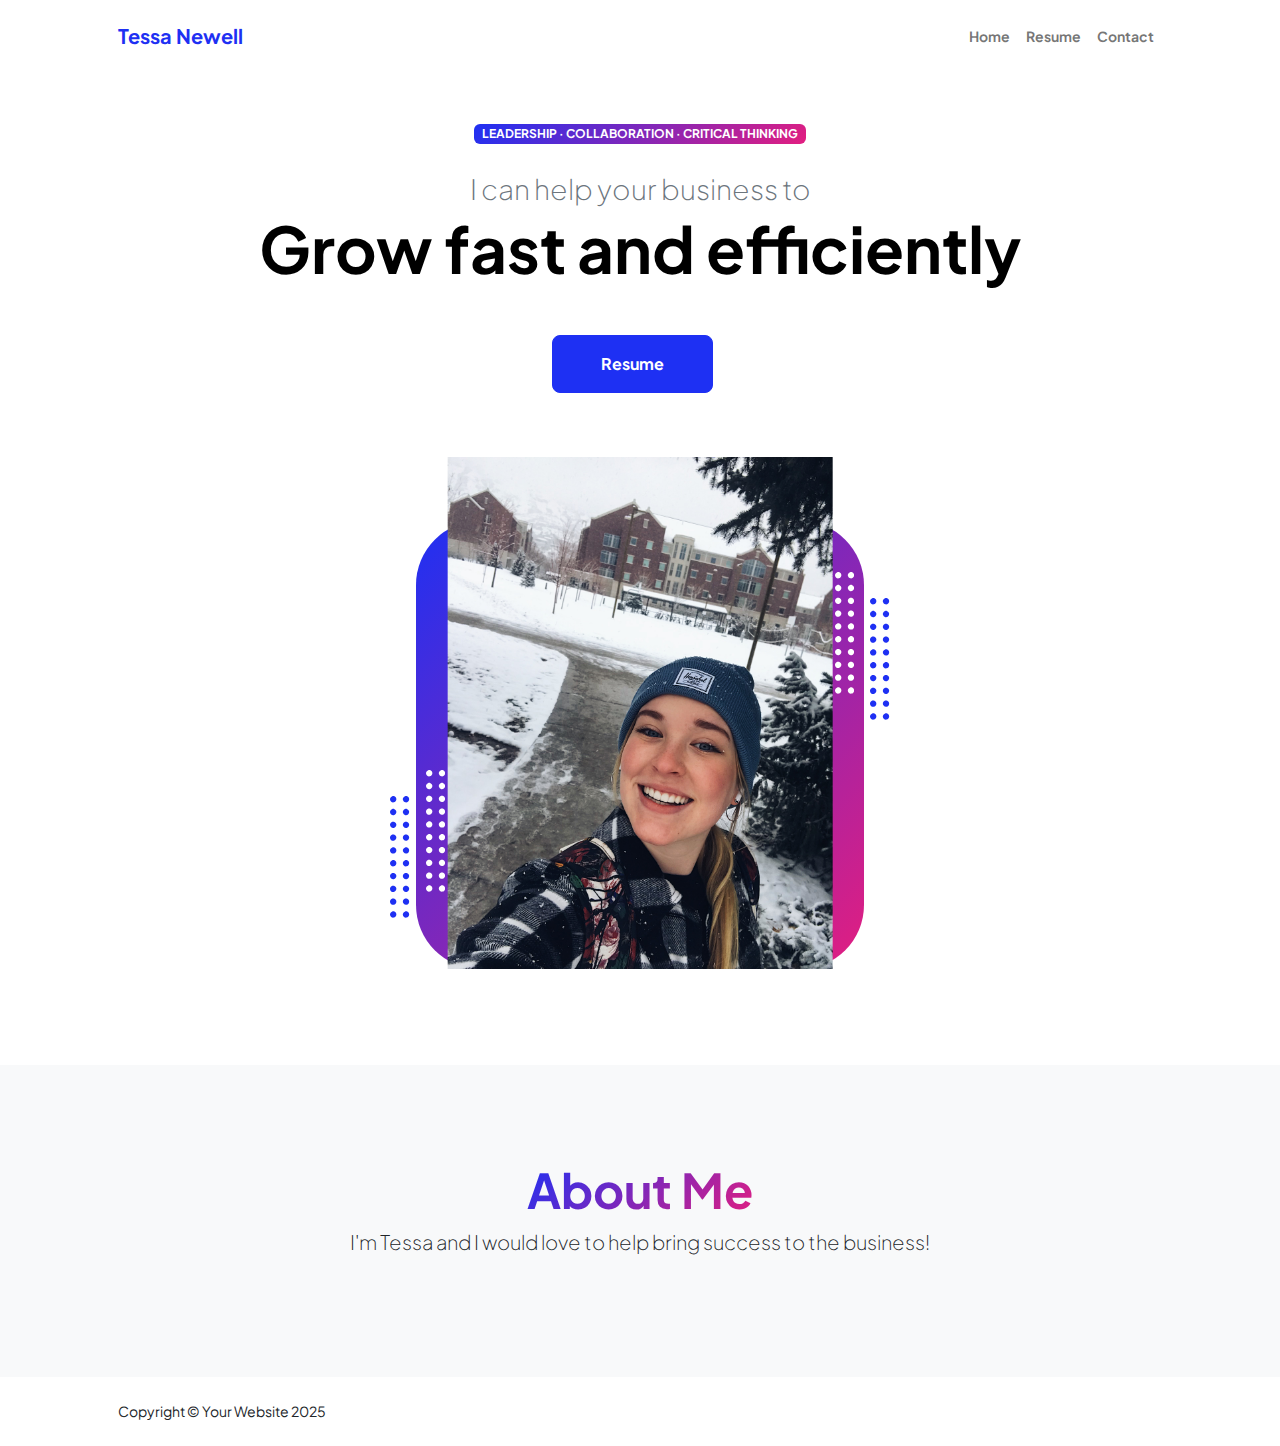
<file: index.html>
<!DOCTYPE html>
<html lang="en">

<head>
    <meta charset="utf-8" />
    <meta name="viewport" content="width=device-width, initial-scale=1, shrink-to-fit=no" />
    <meta name="description" content="" />
    <meta name="author" content="" />
    <title>Tessa's Webiste</title>
    <!-- Favicon-->
    <link rel="icon" type="image/x-icon" href="assets/favicon.ico" />
    <!-- Custom Google font-->
    <link rel="preconnect" href="https://fonts.googleapis.com" />
    <link rel="preconnect" href="https://fonts.gstatic.com" crossorigin />
    <link href="https://fonts.googleapis.com/css2?family=Plus+Jakarta+Sans:wght@100;200;300;400;500;600;700;800;900&amp;display=swap" rel="stylesheet" />
    <!-- Bootstrap icons-->
    <link href="https://cdn.jsdelivr.net/npm/bootstrap-icons@1.8.1/font/bootstrap-icons.css" rel="stylesheet" />
    <!-- Core theme CSS (includes Bootstrap)-->
    <link href="css/styles.css" rel="stylesheet" />
    <link href="css/mystlyes.css" rel="stylesheet" />
</head>

<body class="d-flex flex-column h-100">
    <main class="flex-shrink-0">
        <!-- Navigation-->
        <nav class="navbar navbar-expand-lg navbar-light bg-white py-3">
            <div class="container px-5">
                <a class="navbar-brand" href="index.html"><span class="fw-bolder text-primary">Tessa Newell</span></a>
                <button class="navbar-toggler" type="button" data-bs-toggle="collapse" data-bs-target="#navbarSupportedContent" aria-controls="navbarSupportedContent" aria-expanded="false" aria-label="Toggle navigation"><span class="navbar-toggler-icon"></span></button>
                <div class="collapse navbar-collapse" id="navbarSupportedContent">
                    <ul class="navbar-nav ms-auto mb-2 mb-lg-0 small fw-bolder">
                        <li class="nav-item"><a class="nav-link" href="index.html">Home</a></li>
                        <li class="nav-item"><a class="nav-link" href="resume.html">Resume</a></li>
                        <!-- Removed Projects anchor -->
                        <li class="nav-item"><a class="nav-link" href="contact.html">Contact</a></li>
                    </ul>
                </div>
            </div>
        </nav>
        <!-- Header-->
        <header class="py-5">
            <div class="container px-5 pb-5">
                <div class="row gx-5 align-items-center">
                    <div class="col-xxl-5">
                        <!-- Header text content-->
                        <div class="text-center text-xxl-start">
                            <div class="badge bg-gradient-primary-to-secondary text-white mb-4">
                                <div class="text-uppercase">Leadership &middot; Collaboration &middot; Critical Thinking</div>
                            </div>
                            <div class="fs-3 fw-light text-muted">I can help your business to</div>
                            <h1 class="display-3 fw-bolder mb-5"><span class="black-header d-inline">Grow fast and efficiently</span></h1>
                            <div class="d-grid gap-3 d-sm-flex justify-content-sm-center justify-content-xxl-start mb-3">
                                <a class="btn btn-primary btn-lg px-5 py-3 me-sm-3 fs-6 fw-bolder" href="resume.html">Resume</a>

                            </div>
                        </div>
                    </div>
                    <div class="col-xxl-7">
                        <!-- Header profile picture-->
                        <div class="d-flex justify-content-center mt-5 mt-xxl-0">
                            <div class="profile bg-gradient-primary-to-secondary">
                                <!-- TIP: For best results, use a photo with a transparent background like the demo example below-->
                                <!-- Watch a tutorial on how to do this on YouTube (link)-->
                                <img class="profile-img" src="assets/Personal.jpg" alt="..." />
                                <div class="dots-1">
                                    <!-- SVG Dots-->
                                    <svg version="1.1" xmlns="http://www.w3.org/2000/svg" xmlns:xlink="http://www.w3.org/1999/xlink" x="0px" y="0px" viewBox="0 0 191.6 1215.4" style="enable-background: new 0 0 191.6 1215.4" xml:space="preserve">
                                            <g transform="translate(0.000000,1280.000000) scale(0.100000,-0.100000)">
                                                <path d="M227.7,12788.6c-105-35-200-141-222-248c-43-206,163-412,369-369c155,32,275,190,260,339c-11,105-90,213-190,262        C383.7,12801.6,289.7,12808.6,227.7,12788.6z"></path>
                                                <path d="M1507.7,12788.6c-151-50-253-216-222-362c25-119,136-230,254-255c194-41,395,142,375,339c-11,105-90,213-190,262        C1663.7,12801.6,1569.7,12808.6,1507.7,12788.6z"></path>
                                                <path d="M227.7,11508.6c-105-35-200-141-222-248c-43-206,163-412,369-369c155,32,275,190,260,339c-11,105-90,213-190,262        C383.7,11521.6,289.7,11528.6,227.7,11508.6z"></path>
                                                <path d="M1507.7,11508.6c-151-50-253-216-222-362c25-119,136-230,254-255c194-41,395,142,375,339c-11,105-90,213-190,262        C1663.7,11521.6,1569.7,11528.6,1507.7,11508.6z"></path>
                                                <path d="M227.7,10228.6c-105-35-200-141-222-248c-43-206,163-412,369-369c155,32,275,190,260,339c-11,105-90,213-190,262        C383.7,10241.6,289.7,10248.6,227.7,10228.6z"></path>
                                                <path d="M1507.7,10228.6c-105-35-200-141-222-248c-43-206,163-412,369-369c155,32,275,190,260,339c-11,105-90,213-190,262        C1663.7,10241.6,1569.7,10248.6,1507.7,10228.6z"></path>
                                                <path d="M227.7,8948.6c-105-35-200-141-222-248c-43-206,163-412,369-369c155,32,275,190,260,339c-11,105-90,213-190,262        C383.7,8961.6,289.7,8968.6,227.7,8948.6z"></path>
                                                <path d="M1507.7,8948.6c-105-35-200-141-222-248c-43-206,163-412,369-369c155,32,275,190,260,339c-11,105-90,213-190,262        C1663.7,8961.6,1569.7,8968.6,1507.7,8948.6z"></path>
                                                <path d="M227.7,7668.6c-105-35-200-141-222-248c-43-206,163-412,369-369c155,32,275,190,260,339c-11,105-90,213-190,262        C383.7,7681.6,289.7,7688.6,227.7,7668.6z"></path>
                                                <path d="M1507.7,7668.6c-105-35-200-141-222-248c-43-206,163-412,369-369c155,32,275,190,260,339c-11,105-90,213-190,262        C1663.7,7681.6,1569.7,7688.6,1507.7,7668.6z"></path>
                                                <path d="M227.7,6388.6c-105-35-200-141-222-248c-43-206,163-412,369-369c155,32,275,190,260,339c-11,105-90,213-190,262        C383.7,6401.6,289.7,6408.6,227.7,6388.6z"></path>
                                                <path d="M1507.7,6388.6c-105-35-200-141-222-248c-43-206,163-412,369-369c155,32,275,190,260,339c-11,105-90,213-190,262        C1663.7,6401.6,1569.7,6408.6,1507.7,6388.6z"></path>
                                                <path d="M227.7,5108.6c-105-35-200-141-222-248c-43-206,163-412,369-369c155,32,275,190,260,339c-11,105-90,213-190,262        C383.7,5121.6,289.7,5128.6,227.7,5108.6z"></path>
                                                <path d="M1507.7,5108.6c-105-35-200-141-222-248c-43-206,163-412,369-369c155,32,275,190,260,339c-11,105-90,213-190,262        C1663.7,5121.6,1569.7,5128.6,1507.7,5108.6z"></path>
                                                <path d="M227.7,3828.6c-105-35-200-141-222-248c-43-206,163-412,369-369c155,32,275,190,260,339c-11,105-90,213-190,262        C383.7,3841.6,289.7,3848.6,227.7,3828.6z"></path>
                                                <path d="M1507.7,3828.6c-105-35-200-141-222-248c-43-206,163-412,369-369c155,32,275,190,260,339c-11,105-90,213-190,262        C1663.7,3841.6,1569.7,3848.6,1507.7,3828.6z"></path>
                                                <path d="M227.7,2548.6c-105-35-200-141-222-248c-43-206,163-412,369-369c155,32,275,190,260,339c-11,105-90,213-190,262        C383.7,2561.6,289.7,2568.6,227.7,2548.6z"></path>
                                                <path d="M1507.7,2548.6c-105-35-200-141-222-248c-43-206,163-412,369-369c155,32,275,190,260,339c-11,105-90,213-190,262        C1663.7,2561.6,1569.7,2568.6,1507.7,2548.6z"></path>
                                                <path d="M227.7,1268.6c-105-35-200-141-222-248c-43-206,163-412,369-369c155,32,275,190,260,339c-11,105-90,213-190,262        C383.7,1281.6,289.7,1288.6,227.7,1268.6z"></path>
                                                <path d="M1507.7,1268.6c-105-35-200-141-222-248c-43-206,163-412,369-369c155,32,275,190,260,339c-11,105-90,213-190,262        C1663.7,1281.6,1569.7,1288.6,1507.7,1268.6z"></path>
                                            </g>
                                        </svg>
                                    <!-- END of SVG dots-->
                                </div>
                                <div class="dots-2">
                                    <!-- SVG Dots-->
                                    <svg version="1.1" xmlns="http://www.w3.org/2000/svg" xmlns:xlink="http://www.w3.org/1999/xlink" x="0px" y="0px" viewBox="0 0 191.6 1215.4" style="enable-background: new 0 0 191.6 1215.4" xml:space="preserve">
                                            <g transform="translate(0.000000,1280.000000) scale(0.100000,-0.100000)">
                                                <path d="M227.7,12788.6c-105-35-200-141-222-248c-43-206,163-412,369-369c155,32,275,190,260,339c-11,105-90,213-190,262        C383.7,12801.6,289.7,12808.6,227.7,12788.6z"></path>
                                                <path d="M1507.7,12788.6c-151-50-253-216-222-362c25-119,136-230,254-255c194-41,395,142,375,339c-11,105-90,213-190,262        C1663.7,12801.6,1569.7,12808.6,1507.7,12788.6z"></path>
                                                <path d="M227.7,11508.6c-105-35-200-141-222-248c-43-206,163-412,369-369c155,32,275,190,260,339c-11,105-90,213-190,262        C383.7,11521.6,289.7,11528.6,227.7,11508.6z"></path>
                                                <path d="M1507.7,11508.6c-151-50-253-216-222-362c25-119,136-230,254-255c194-41,395,142,375,339c-11,105-90,213-190,262        C1663.7,11521.6,1569.7,11528.6,1507.7,11508.6z"></path>
                                                <path d="M227.7,10228.6c-105-35-200-141-222-248c-43-206,163-412,369-369c155,32,275,190,260,339c-11,105-90,213-190,262        C383.7,10241.6,289.7,10248.6,227.7,10228.6z"></path>
                                                <path d="M1507.7,10228.6c-105-35-200-141-222-248c-43-206,163-412,369-369c155,32,275,190,260,339c-11,105-90,213-190,262        C1663.7,10241.6,1569.7,10248.6,1507.7,10228.6z"></path>
                                                <path d="M227.7,8948.6c-105-35-200-141-222-248c-43-206,163-412,369-369c155,32,275,190,260,339c-11,105-90,213-190,262        C383.7,8961.6,289.7,8968.6,227.7,8948.6z"></path>
                                                <path d="M1507.7,8948.6c-105-35-200-141-222-248c-43-206,163-412,369-369c155,32,275,190,260,339c-11,105-90,213-190,262        C1663.7,8961.6,1569.7,8968.6,1507.7,8948.6z"></path>
                                                <path d="M227.7,7668.6c-105-35-200-141-222-248c-43-206,163-412,369-369c155,32,275,190,260,339c-11,105-90,213-190,262        C383.7,7681.6,289.7,7688.6,227.7,7668.6z"></path>
                                                <path d="M1507.7,7668.6c-105-35-200-141-222-248c-43-206,163-412,369-369c155,32,275,190,260,339c-11,105-90,213-190,262        C1663.7,7681.6,1569.7,7688.6,1507.7,7668.6z"></path>
                                                <path d="M227.7,6388.6c-105-35-200-141-222-248c-43-206,163-412,369-369c155,32,275,190,260,339c-11,105-90,213-190,262        C383.7,6401.6,289.7,6408.6,227.7,6388.6z"></path>
                                                <path d="M1507.7,6388.6c-105-35-200-141-222-248c-43-206,163-412,369-369c155,32,275,190,260,339c-11,105-90,213-190,262        C1663.7,6401.6,1569.7,6408.6,1507.7,6388.6z"></path>
                                                <path d="M227.7,5108.6c-105-35-200-141-222-248c-43-206,163-412,369-369c155,32,275,190,260,339c-11,105-90,213-190,262        C383.7,5121.6,289.7,5128.6,227.7,5108.6z"></path>
                                                <path d="M1507.7,5108.6c-105-35-200-141-222-248c-43-206,163-412,369-369c155,32,275,190,260,339c-11,105-90,213-190,262        C1663.7,5121.6,1569.7,5128.6,1507.7,5108.6z"></path>
                                                <path d="M227.7,3828.6c-105-35-200-141-222-248c-43-206,163-412,369-369c155,32,275,190,260,339c-11,105-90,213-190,262        C383.7,3841.6,289.7,3848.6,227.7,3828.6z"></path>
                                                <path d="M1507.7,3828.6c-105-35-200-141-222-248c-43-206,163-412,369-369c155,32,275,190,260,339c-11,105-90,213-190,262        C1663.7,3841.6,1569.7,3848.6,1507.7,3828.6z"></path>
                                                <path d="M227.7,2548.6c-105-35-200-141-222-248c-43-206,163-412,369-369c155,32,275,190,260,339c-11,105-90,213-190,262        C383.7,2561.6,289.7,2568.6,227.7,2548.6z"></path>
                                                <path d="M1507.7,2548.6c-105-35-200-141-222-248c-43-206,163-412,369-369c155,32,275,190,260,339c-11,105-90,213-190,262        C1663.7,2561.6,1569.7,2568.6,1507.7,2548.6z"></path>
                                                <path d="M227.7,1268.6c-105-35-200-141-222-248c-43-206,163-412,369-369c155,32,275,190,260,339c-11,105-90,213-190,262        C383.7,1281.6,289.7,1288.6,227.7,1268.6z"></path>
                                                <path d="M1507.7,1268.6c-105-35-200-141-222-248c-43-206,163-412,369-369c155,32,275,190,260,339c-11,105-90,213-190,262        C1663.7,1281.6,1569.7,1288.6,1507.7,1268.6z"></path>
                                            </g>
                                        </svg>
                                    <!-- END of SVG dots-->
                                </div>
                                <div class="dots-3">
                                    <!-- SVG Dots-->
                                    <svg version="1.1" xmlns="http://www.w3.org/2000/svg" xmlns:xlink="http://www.w3.org/1999/xlink" x="0px" y="0px" viewBox="0 0 191.6 1215.4" style="enable-background: new 0 0 191.6 1215.4" xml:space="preserve">
                                            <g transform="translate(0.000000,1280.000000) scale(0.100000,-0.100000)">
                                                <path d="M227.7,12788.6c-105-35-200-141-222-248c-43-206,163-412,369-369c155,32,275,190,260,339c-11,105-90,213-190,262        C383.7,12801.6,289.7,12808.6,227.7,12788.6z"></path>
                                                <path d="M1507.7,12788.6c-151-50-253-216-222-362c25-119,136-230,254-255c194-41,395,142,375,339c-11,105-90,213-190,262        C1663.7,12801.6,1569.7,12808.6,1507.7,12788.6z"></path>
                                                <path d="M227.7,11508.6c-105-35-200-141-222-248c-43-206,163-412,369-369c155,32,275,190,260,339c-11,105-90,213-190,262        C383.7,11521.6,289.7,11528.6,227.7,11508.6z"></path>
                                                <path d="M1507.7,11508.6c-151-50-253-216-222-362c25-119,136-230,254-255c194-41,395,142,375,339c-11,105-90,213-190,262        C1663.7,11521.6,1569.7,11528.6,1507.7,11508.6z"></path>
                                                <path d="M227.7,10228.6c-105-35-200-141-222-248c-43-206,163-412,369-369c155,32,275,190,260,339c-11,105-90,213-190,262        C383.7,10241.6,289.7,10248.6,227.7,10228.6z"></path>
                                                <path d="M1507.7,10228.6c-105-35-200-141-222-248c-43-206,163-412,369-369c155,32,275,190,260,339c-11,105-90,213-190,262        C1663.7,10241.6,1569.7,10248.6,1507.7,10228.6z"></path>
                                                <path d="M227.7,8948.6c-105-35-200-141-222-248c-43-206,163-412,369-369c155,32,275,190,260,339c-11,105-90,213-190,262        C383.7,8961.6,289.7,8968.6,227.7,8948.6z"></path>
                                                <path d="M1507.7,8948.6c-105-35-200-141-222-248c-43-206,163-412,369-369c155,32,275,190,260,339c-11,105-90,213-190,262        C1663.7,8961.6,1569.7,8968.6,1507.7,8948.6z"></path>
                                                <path d="M227.7,7668.6c-105-35-200-141-222-248c-43-206,163-412,369-369c155,32,275,190,260,339c-11,105-90,213-190,262        C383.7,7681.6,289.7,7688.6,227.7,7668.6z"></path>
                                                <path d="M1507.7,7668.6c-105-35-200-141-222-248c-43-206,163-412,369-369c155,32,275,190,260,339c-11,105-90,213-190,262        C1663.7,7681.6,1569.7,7688.6,1507.7,7668.6z"></path>
                                                <path d="M227.7,6388.6c-105-35-200-141-222-248c-43-206,163-412,369-369c155,32,275,190,260,339c-11,105-90,213-190,262        C383.7,6401.6,289.7,6408.6,227.7,6388.6z"></path>
                                                <path d="M1507.7,6388.6c-105-35-200-141-222-248c-43-206,163-412,369-369c155,32,275,190,260,339c-11,105-90,213-190,262        C1663.7,6401.6,1569.7,6408.6,1507.7,6388.6z"></path>
                                                <path d="M227.7,5108.6c-105-35-200-141-222-248c-43-206,163-412,369-369c155,32,275,190,260,339c-11,105-90,213-190,262        C383.7,5121.6,289.7,5128.6,227.7,5108.6z"></path>
                                                <path d="M1507.7,5108.6c-105-35-200-141-222-248c-43-206,163-412,369-369c155,32,275,190,260,339c-11,105-90,213-190,262        C1663.7,5121.6,1569.7,5128.6,1507.7,5108.6z"></path>
                                                <path d="M227.7,3828.6c-105-35-200-141-222-248c-43-206,163-412,369-369c155,32,275,190,260,339c-11,105-90,213-190,262        C383.7,3841.6,289.7,3848.6,227.7,3828.6z"></path>
                                                <path d="M1507.7,3828.6c-105-35-200-141-222-248c-43-206,163-412,369-369c155,32,275,190,260,339c-11,105-90,213-190,262        C1663.7,3841.6,1569.7,3848.6,1507.7,3828.6z"></path>
                                                <path d="M227.7,2548.6c-105-35-200-141-222-248c-43-206,163-412,369-369c155,32,275,190,260,339c-11,105-90,213-190,262        C383.7,2561.6,289.7,2568.6,227.7,2548.6z"></path>
                                                <path d="M1507.7,2548.6c-105-35-200-141-222-248c-43-206,163-412,369-369c155,32,275,190,260,339c-11,105-90,213-190,262        C1663.7,2561.6,1569.7,2568.6,1507.7,2548.6z"></path>
                                                <path d="M227.7,1268.6c-105-35-200-141-222-248c-43-206,163-412,369-369c155,32,275,190,260,339c-11,105-90,213-190,262        C383.7,1281.6,289.7,1288.6,227.7,1268.6z"></path>
                                                <path d="M1507.7,1268.6c-105-35-200-141-222-248c-43-206,163-412,369-369c155,32,275,190,260,339c-11,105-90,213-190,262        C1663.7,1281.6,1569.7,1288.6,1507.7,1268.6z"></path>
                                            </g>
                                        </svg>
                                    <!-- END of SVG dots-->
                                </div>
                                <div class="dots-4">
                                    <!-- SVG Dots-->
                                    <svg version="1.1" xmlns="http://www.w3.org/2000/svg" xmlns:xlink="http://www.w3.org/1999/xlink" x="0px" y="0px" viewBox="0 0 191.6 1215.4" style="enable-background: new 0 0 191.6 1215.4" xml:space="preserve">
                                            <g transform="translate(0.000000,1280.000000) scale(0.100000,-0.100000)">
                                                <path d="M227.7,12788.6c-105-35-200-141-222-248c-43-206,163-412,369-369c155,32,275,190,260,339c-11,105-90,213-190,262        C383.7,12801.6,289.7,12808.6,227.7,12788.6z"></path>
                                                <path d="M1507.7,12788.6c-151-50-253-216-222-362c25-119,136-230,254-255c194-41,395,142,375,339c-11,105-90,213-190,262        C1663.7,12801.6,1569.7,12808.6,1507.7,12788.6z"></path>
                                                <path d="M227.7,11508.6c-105-35-200-141-222-248c-43-206,163-412,369-369c155,32,275,190,260,339c-11,105-90,213-190,262        C383.7,11521.6,289.7,11528.6,227.7,11508.6z"></path>
                                                <path d="M1507.7,11508.6c-151-50-253-216-222-362c25-119,136-230,254-255c194-41,395,142,375,339c-11,105-90,213-190,262        C1663.7,11521.6,1569.7,11528.6,1507.7,11508.6z"></path>
                                                <path d="M227.7,10228.6c-105-35-200-141-222-248c-43-206,163-412,369-369c155,32,275,190,260,339c-11,105-90,213-190,262        C383.7,10241.6,289.7,10248.6,227.7,10228.6z"></path>
                                                <path d="M1507.7,10228.6c-105-35-200-141-222-248c-43-206,163-412,369-369c155,32,275,190,260,339c-11,105-90,213-190,262        C1663.7,10241.6,1569.7,10248.6,1507.7,10228.6z"></path>
                                                <path d="M227.7,8948.6c-105-35-200-141-222-248c-43-206,163-412,369-369c155,32,275,190,260,339c-11,105-90,213-190,262        C383.7,8961.6,289.7,8968.6,227.7,8948.6z"></path>
                                                <path d="M1507.7,8948.6c-105-35-200-141-222-248c-43-206,163-412,369-369c155,32,275,190,260,339c-11,105-90,213-190,262        C1663.7,8961.6,1569.7,8968.6,1507.7,8948.6z"></path>
                                                <path d="M227.7,7668.6c-105-35-200-141-222-248c-43-206,163-412,369-369c155,32,275,190,260,339c-11,105-90,213-190,262        C383.7,7681.6,289.7,7688.6,227.7,7668.6z"></path>
                                                <path d="M1507.7,7668.6c-105-35-200-141-222-248c-43-206,163-412,369-369c155,32,275,190,260,339c-11,105-90,213-190,262        C1663.7,7681.6,1569.7,7688.6,1507.7,7668.6z"></path>
                                                <path d="M227.7,6388.6c-105-35-200-141-222-248c-43-206,163-412,369-369c155,32,275,190,260,339c-11,105-90,213-190,262        C383.7,6401.6,289.7,6408.6,227.7,6388.6z"></path>
                                                <path d="M1507.7,6388.6c-105-35-200-141-222-248c-43-206,163-412,369-369c155,32,275,190,260,339c-11,105-90,213-190,262        C1663.7,6401.6,1569.7,6408.6,1507.7,6388.6z"></path>
                                                <path d="M227.7,5108.6c-105-35-200-141-222-248c-43-206,163-412,369-369c155,32,275,190,260,339c-11,105-90,213-190,262        C383.7,5121.6,289.7,5128.6,227.7,5108.6z"></path>
                                                <path d="M1507.7,5108.6c-105-35-200-141-222-248c-43-206,163-412,369-369c155,32,275,190,260,339c-11,105-90,213-190,262        C1663.7,5121.6,1569.7,5128.6,1507.7,5108.6z"></path>
                                                <path d="M227.7,3828.6c-105-35-200-141-222-248c-43-206,163-412,369-369c155,32,275,190,260,339c-11,105-90,213-190,262        C383.7,3841.6,289.7,3848.6,227.7,3828.6z"></path>
                                                <path d="M1507.7,3828.6c-105-35-200-141-222-248c-43-206,163-412,369-369c155,32,275,190,260,339c-11,105-90,213-190,262        C1663.7,3841.6,1569.7,3848.6,1507.7,3828.6z"></path>
                                                <path d="M227.7,2548.6c-105-35-200-141-222-248c-43-206,163-412,369-369c155,32,275,190,260,339c-11,105-90,213-190,262        C383.7,2561.6,289.7,2568.6,227.7,2548.6z"></path>
                                                <path d="M1507.7,2548.6c-105-35-200-141-222-248c-43-206,163-412,369-369c155,32,275,190,260,339c-11,105-90,213-190,262        C1663.7,2561.6,1569.7,2568.6,1507.7,2548.6z"></path>
                                                <path d="M227.7,1268.6c-105-35-200-141-222-248c-43-206,163-412,369-369c155,32,275,190,260,339c-11,105-90,213-190,262        C383.7,1281.6,289.7,1288.6,227.7,1268.6z"></path>
                                                <path d="M1507.7,1268.6c-105-35-200-141-222-248c-43-206,163-412,369-369c155,32,275,190,260,339c-11,105-90,213-190,262        C1663.7,1281.6,1569.7,1288.6,1507.7,1268.6z"></path>
                                            </g>
                                        </svg>
                                    <!-- END of SVG dots-->
                                </div>
                            </div>
                        </div>
                    </div>
                </div>
            </div>
        </header>
        <!-- About Section-->
        <section class="bg-light py-5">
            <div class="container px-5">
                <div class="row gx-5 justify-content-center">
                    <div class="col-xxl-8">
                        <div class="text-center my-5">
                            <h2 class="display-5 fw-bolder"><span class="text-gradient d-inline">About Me</span></h2>
                            <p class="lead fw-light mb-4">I'm Tessa and I would love to help bring success to the business!</p>

                            <div class="d-flex justify-content-center fs-2 gap-4">
                                <!-- <a class="text-gradient" href="#!"><i class="bi bi-twitter"></i></a>
                                <a class="text-gradient" href="#!"><i class="bi bi-linkedin"></i></a>
                                <a class="text-gradient" href="#!"><i class="bi bi-github"></i></a> -->
                            </div>
                        </div>
                    </div>
                </div>
            </div>
        </section>
    </main>
    <!-- Footer-->
    <footer class="bg-white py-4 mt-auto">
        <div class="container px-5">
            <div class="row align-items-center justify-content-between flex-column flex-sm-row">
                <div class="col-auto">
                    <div class="small m-0">Copyright &copy; Your Website 2025</div>
                </div>
                <div class="col-auto">
                    <!-- <a class="small" href="#!">Privacy</a>
                    <span class="mx-1">&middot;</span>
                    <a class="small" href="#!">Terms</a>
                    <span class="mx-1">&middot;</span>
                    <a class="small" href="#!">Contact</a> -->
                </div>
            </div>
        </div>
    </footer>
    <!-- Bootstrap core JS-->
    <script src="https://cdn.jsdelivr.net/npm/bootstrap@5.2.3/dist/js/bootstrap.bundle.min.js"></script>
    <!-- Core theme JS-->
    <script src="js/scripts.js"></script>

</body>

</html>
</file>
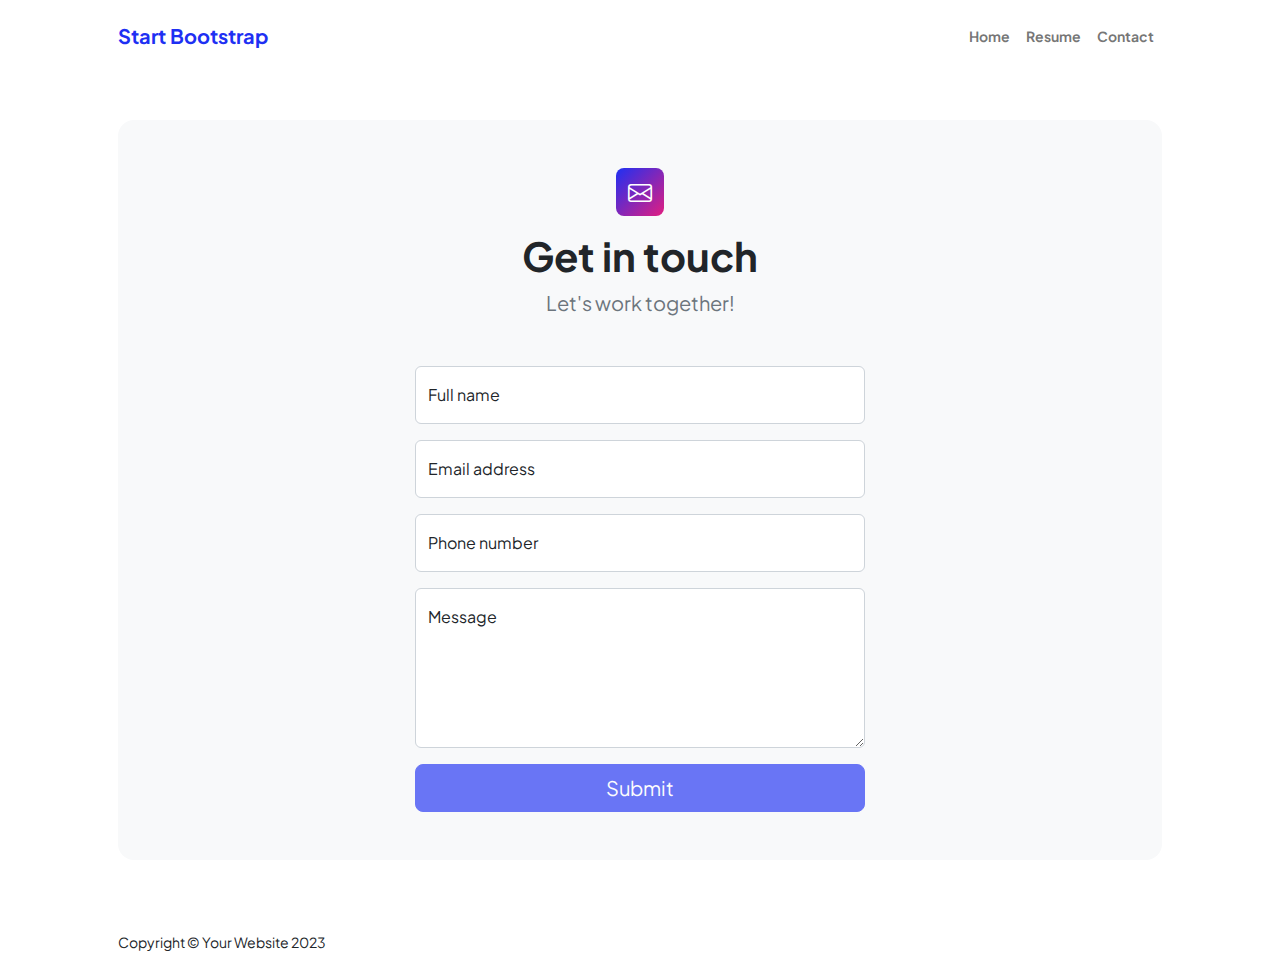
<file: contact.html>
<!DOCTYPE html>
<html lang="en">

<head>
    <meta charset="utf-8" />
    <meta name="viewport" content="width=device-width, initial-scale=1, shrink-to-fit=no" />
    <meta name="description" content />
    <meta name="author" content />
    <title>Modern Business - Start Bootstrap Template</title>
    <!-- Favicon-->
    <link rel="icon" type="image/x-icon" href="assets/favicon.ico" />
    <!-- Custom Google font-->
    <link rel="preconnect" href="https://fonts.googleapis.com" />
    <link rel="preconnect" href="https://fonts.gstatic.com" crossorigin />
    <link href="https://fonts.googleapis.com/css2?family=Plus+Jakarta+Sans:wght@100;200;300;400;500;600;700;800;900&amp;display=swap" rel="stylesheet" />
    <!-- Bootstrap icons-->
    <link href="https://cdn.jsdelivr.net/npm/bootstrap-icons@1.8.1/font/bootstrap-icons.css" rel="stylesheet" />
    <!-- Core theme CSS (includes Bootstrap)-->
    <link href="css/styles.css" rel="stylesheet" />
</head>

<body class="d-flex flex-column">
    <main class="flex-shrink-0">
        <!-- Navigation-->
        <nav class="navbar navbar-expand-lg navbar-light bg-white py-3">
            <div class="container px-5">
                <a class="navbar-brand" href="index.html"><span class="fw-bolder text-primary">Start Bootstrap</span></a>
                <button class="navbar-toggler" type="button" data-bs-toggle="collapse" data-bs-target="#navbarSupportedContent" aria-controls="navbarSupportedContent" aria-expanded="false" aria-label="Toggle navigation"><span class="navbar-toggler-icon"></span></button>
                <div class="collapse navbar-collapse" id="navbarSupportedContent">
                    <ul class="navbar-nav ms-auto mb-2 mb-lg-0 small fw-bolder">
                        <li class="nav-item"><a class="nav-link" href="index.html">Home</a></li>
                        <li class="nav-item"><a class="nav-link" href="resume.html">Resume</a></li>

                        <li class="nav-item"><a class="nav-link" href="contact.html">Contact</a></li>
                    </ul>
                </div>
            </div>
        </nav>
        <!-- Page content-->
        <section class="py-5">
            <div class="container px-5">
                <!-- Contact form-->
                <div class="bg-light rounded-4 py-5 px-4 px-md-5">
                    <div class="text-center mb-5">
                        <div class="feature bg-primary bg-gradient-primary-to-secondary text-white rounded-3 mb-3"><i class="bi bi-envelope"></i></div>
                        <h1 class="fw-bolder">Get in touch</h1>
                        <p class="lead fw-normal text-muted mb-0">Let's work together!</p>
                    </div>
                    <div class="row gx-5 justify-content-center">
                        <div class="col-lg-8 col-xl-6">
                            <!-- * * * * * * * * * * * * * * *-->
                            <!-- * * SB Forms Contact Form * *-->
                            <!-- * * * * * * * * * * * * * * *-->
                            <!-- This form is pre-integrated with SB Forms.-->
                            <!-- To make this form functional, sign up at-->
                            <!-- https://startbootstrap.com/solution/contact-forms-->
                            <!-- to get an API token!-->
                            <form id="contactForm" data-sb-form-api-token="API_TOKEN">
                                <!-- Name input-->
                                <div class="form-floating mb-3">
                                    <input class="form-control" id="name" type="text" placeholder="Enter your name..." data-sb-validations="required" />
                                    <label for="name">Full name</label>
                                    <div class="invalid-feedback" data-sb-feedback="name:required">A name is required.</div>
                                </div>
                                <!-- Email address input-->
                                <div class="form-floating mb-3">
                                    <input class="form-control" id="email" type="email" placeholder="name@example.com" data-sb-validations="required,email" />
                                    <label for="email">Email address</label>
                                    <div class="invalid-feedback" data-sb-feedback="email:required">An email is required.</div>
                                    <div class="invalid-feedback" data-sb-feedback="email:email">Email is not valid.</div>
                                </div>
                                <!-- Phone number input-->
                                <div class="form-floating mb-3">
                                    <input class="form-control" id="phone" type="tel" placeholder="(123) 456-7890" data-sb-validations="required" />
                                    <label for="phone">Phone number</label>
                                    <div class="invalid-feedback" data-sb-feedback="phone:required">A phone number is required.</div>
                                </div>
                                <!-- Message input-->
                                <div class="form-floating mb-3">
                                    <textarea class="form-control" id="message" type="text" placeholder="Enter your message here..." style="height: 10rem" data-sb-validations="required"></textarea>
                                    <label for="message">Message</label>
                                    <div class="invalid-feedback" data-sb-feedback="message:required">A message is required.</div>
                                </div>
                                <!-- Submit success message-->
                                <!---->
                                <!-- This is what your users will see when the form-->
                                <!-- has successfully submitted-->
                                <div class="d-none" id="submitSuccessMessage">
                                    <div class="text-center mb-3">
                                        <div class="fw-bolder">Form submission successful!</div>
                                        To activate this form, sign up at
                                        <br />
                                        <a href="https://startbootstrap.com/solution/contact-forms">https://startbootstrap.com/solution/contact-forms</a>
                                    </div>
                                </div>
                                <!-- Submit error message-->
                                <!---->
                                <!-- This is what your users will see when there is-->
                                <!-- an error submitting the form-->
                                <div class="d-none" id="submitErrorMessage">
                                    <div class="text-center text-danger mb-3">Error sending message!</div>
                                </div>
                                <!-- Submit Button-->
                                <div class="d-grid"><button class="btn btn-primary btn-lg disabled" id="submitButton" type="submit">Submit</button></div>
                            </form>
                        </div>
                    </div>
                </div>
            </div>
        </section>
    </main>
    <!-- Footer-->
    <footer class="bg-white py-4 mt-auto">
        <div class="container px-5">
            <div class="row align-items-center justify-content-between flex-column flex-sm-row">
                <div class="col-auto">
                    <div class="small m-0">Copyright &copy; Your Website 2023</div>
                </div>
                <div class="col-auto">
                    <!-- <a class="small" href="#!">Privacy</a>
                    <span class="mx-1">&middot;</span>
                    <a class="small" href="#!">Terms</a>
                    <span class="mx-1">&middot;</span>
                    <a class="small" href="#!">Contact</a> -->
                </div>
            </div>
        </div>
    </footer>
    <!-- Bootstrap core JS-->
    <script src="https://cdn.jsdelivr.net/npm/bootstrap@5.2.3/dist/js/bootstrap.bundle.min.js"></script>
    <!-- Core theme JS-->
    <script src="js/scripts.js"></script>
    <!-- * * * * * * * * * * * * * * * * * * * * * * * * * * * * * * * * * * * * * * * *-->
    <!-- * *                               SB Forms JS                               * *-->
    <!-- * * Activate your form at https://startbootstrap.com/solution/contact-forms * *-->
    <!-- * * * * * * * * * * * * * * * * * * * * * * * * * * * * * * * * * * * * * * * *-->
    <script src="https://cdn.startbootstrap.com/sb-forms-latest.js"></script>
</body>

</html>
</file>
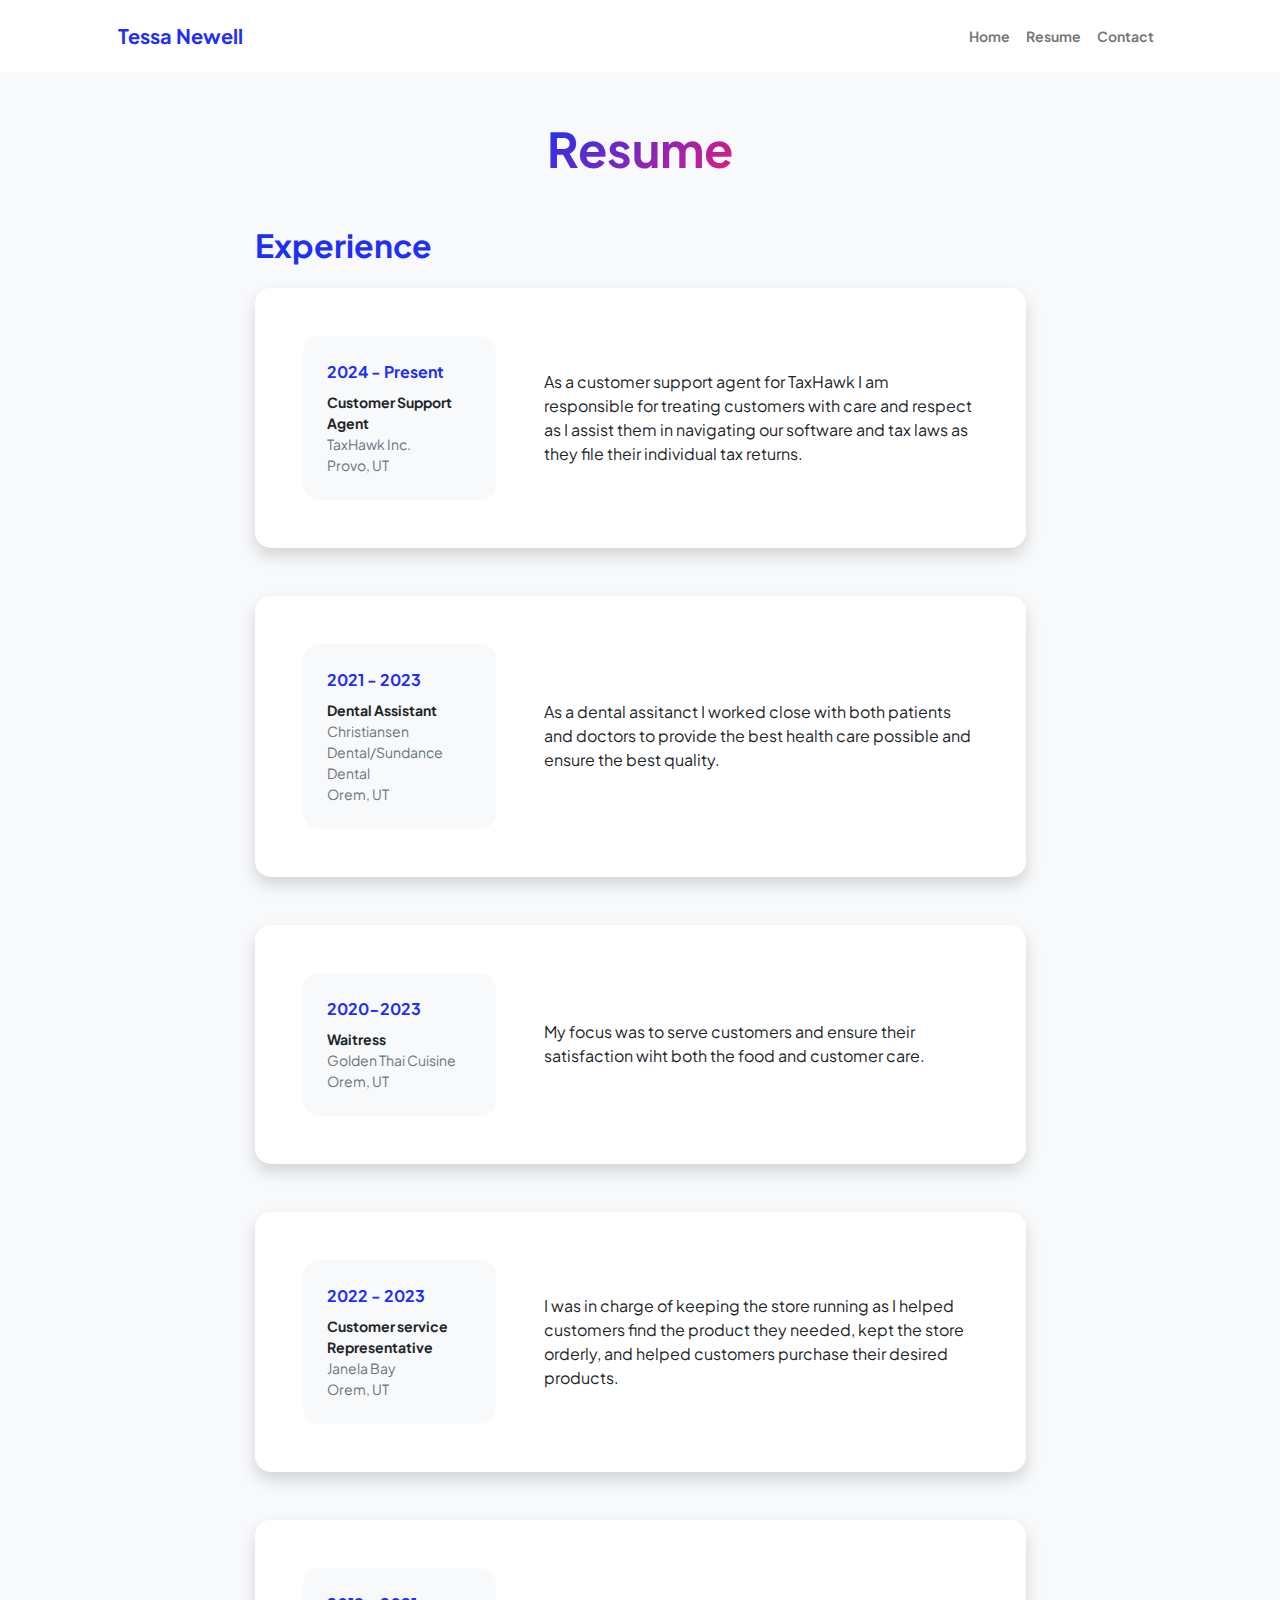
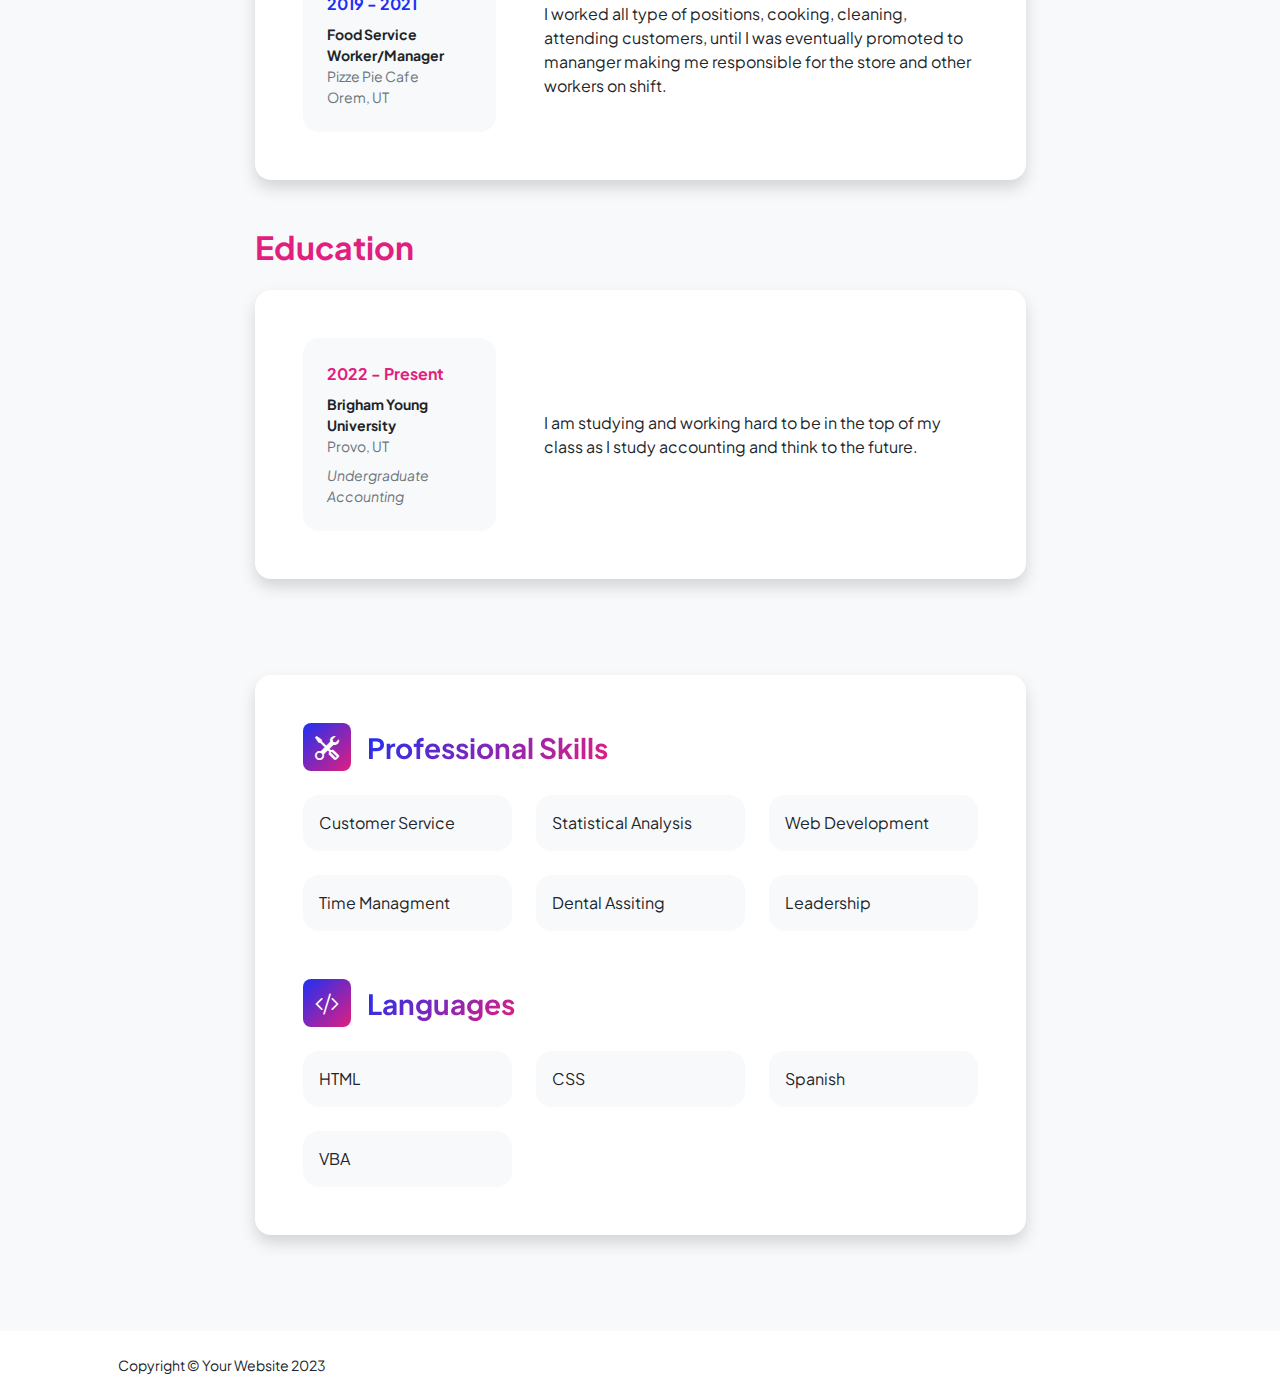
<file: resume.html>
<!DOCTYPE html>
<html lang="en">

<head>
    <meta charset="utf-8" />
    <meta name="viewport" content="width=device-width, initial-scale=1, shrink-to-fit=no" />
    <meta name="description" content="" />
    <meta name="author" content="" />
    <title>Resume</title>
    <!-- Favicon-->
    <link rel="icon" type="image/x-icon" href="assets/favicon.ico" />
    <!-- Custom Google font-->
    <link rel="preconnect" href="https://fonts.googleapis.com" />
    <link rel="preconnect" href="https://fonts.gstatic.com" crossorigin />
    <link href="https://fonts.googleapis.com/css2?family=Plus+Jakarta+Sans:wght@100;200;300;400;500;600;700;800;900&amp;display=swap" rel="stylesheet" />
    <!-- Bootstrap icons-->
    <link href="https://cdn.jsdelivr.net/npm/bootstrap-icons@1.8.1/font/bootstrap-icons.css" rel="stylesheet" />
    <!-- Core theme CSS (includes Bootstrap)-->
    <link href="css/styles.css" rel="stylesheet" />
</head>

<body class="d-flex flex-column h-100 bg-light">
    <main class="flex-shrink-0">
        <!-- Navigation-->
        <nav class="navbar navbar-expand-lg navbar-light bg-white py-3">
            <div class="container px-5">
                <a class="navbar-brand" href="index.html"><span class="fw-bolder text-primary">Tessa Newell</span></a>
                <button class="navbar-toggler" type="button" data-bs-toggle="collapse" data-bs-target="#navbarSupportedContent" aria-controls="navbarSupportedContent" aria-expanded="false" aria-label="Toggle navigation"><span class="navbar-toggler-icon"></span></button>
                <div class="collapse navbar-collapse" id="navbarSupportedContent">
                    <ul class="navbar-nav ms-auto mb-2 mb-lg-0 small fw-bolder">
                        <li class="nav-item"><a class="nav-link" href="index.html">Home</a></li>
                        <li class="nav-item"><a class="nav-link" href="resume.html">Resume</a></li>
                        <li class="nav-item"><a class="nav-link" href="contact.html">Contact</a></li>
                    </ul>
                </div>
            </div>
        </nav>
        <!-- Page Content-->
        <div class="container px-5 my-5">
            <div class="text-center mb-5">
                <h1 class="display-5 fw-bolder mb-0"><span class="text-gradient d-inline">Resume</span></h1>
            </div>
            <div class="row gx-5 justify-content-center">
                <div class="col-lg-11 col-xl-9 col-xxl-8">
                    <!-- Experience Section-->
                    <section>
                        <div class="d-flex align-items-center justify-content-between mb-4">
                            <h2 class="text-primary fw-bolder mb-0">Experience</h2>
                            <!-- Download resume button-->
                            <!-- Note: Set the link href target to a PDF file within your project-->

                        </div>
                        <!-- Experience Card 1-->
                        <div class="card shadow border-0 rounded-4 mb-5">
                            <div class="card-body p-5">
                                <div class="row align-items-center gx-5">
                                    <div class="col text-center text-lg-start mb-4 mb-lg-0">
                                        <div class="bg-light p-4 rounded-4">
                                            <div class="text-primary fw-bolder mb-2">2024 - Present</div>
                                            <div class="small fw-bolder">Customer Support Agent</div>
                                            <div class="small text-muted">TaxHawk Inc.</div>
                                            <div class="small text-muted">Provo, UT</div>
                                        </div>
                                    </div>
                                    <div class="col-lg-8">
                                        <div> As a customer support agent for TaxHawk I am responsible for treating customers with care and respect as I assist them in navigating our software and tax laws as they file their individual tax returns.
                                        </div>
                                    </div>
                                </div>
                            </div>
                        </div>
                        <!-- Experience Card 2-->
                        <div class="card shadow border-0 rounded-4 mb-5">
                            <div class="card-body p-5">
                                <div class="row align-items-center gx-5">
                                    <div class="col text-center text-lg-start mb-4 mb-lg-0">
                                        <div class="bg-light p-4 rounded-4">
                                            <div class="text-primary fw-bolder mb-2">2021 - 2023</div>
                                            <div class="small fw-bolder">Dental Assistant</div>
                                            <div class="small text-muted">Christiansen Dental/Sundance Dental</div>
                                            <div class="small text-muted">Orem, UT</div>
                                        </div>
                                    </div>
                                    <div class="col-lg-8">
                                        <div>As a dental assitanct I worked close with both patients and doctors to provide the best health care possible and ensure the best quality.
                                        </div>
                                    </div>
                                </div>
                            </div>
                        </div>
                    </section>
                    <!-- Experience Card 3 -->
                    <div class="card shadow border-0 rounded-4 mb-5">
                        <div class="card-body p-5">
                            <div class="row align-items-center gx-5">
                                <div class="col text-center text-lg-start mb-4 mb-lg-0">
                                    <div class="bg-light p-4 rounded-4">
                                        <div class="text-primary fw-bolder mb-2">2020-2023</div>
                                        <div class="small fw-bolder">Waitress</div>
                                        <div class="small text-muted">Golden Thai Cuisine</div>
                                        <div class="small text-muted">Orem, UT</div>
                                    </div>
                                </div>
                                <div class="col-lg-8">
                                    <div> My focus was to serve customers and ensure their satisfaction wiht both the food and customer care.
                                    </div>
                                </div>
                            </div>
                        </div>
                    </div>
                    </section>
                    <!-- Experience Card 4 -->
                    <div class="card shadow border-0 rounded-4 mb-5">
                        <div class="card-body p-5">
                            <div class="row align-items-center gx-5">
                                <div class="col text-center text-lg-start mb-4 mb-lg-0">
                                    <div class="bg-light p-4 rounded-4">
                                        <div class="text-primary fw-bolder mb-2">2022 - 2023</div>
                                        <div class="small fw-bolder">Customer service Representative</div>
                                        <div class="small text-muted">Janela Bay</div>
                                        <div class="small text-muted">Orem, UT</div>
                                    </div>
                                </div>
                                <div class="col-lg-8">
                                    <div> I was in charge of keeping the store running as I helped customers find the product they needed, kept the store orderly, and helped customers purchase their desired products.
                                    </div>
                                </div>
                            </div>
                        </div>
                    </div>
                    </section>
                    <!-- Experience Card 5 -->
                    <div class="card shadow border-0 rounded-4 mb-5">
                        <div class="card-body p-5">
                            <div class="row align-items-center gx-5">
                                <div class="col text-center text-lg-start mb-4 mb-lg-0">
                                    <div class="bg-light p-4 rounded-4">
                                        <div class="text-primary fw-bolder mb-2">2019 - 2021</div>
                                        <div class="small fw-bolder">Food Service Worker/Manager </div>
                                        <div class="small text-muted">Pizze Pie Cafe</div>
                                        <div class="small text-muted">Orem, UT</div>
                                    </div>
                                </div>
                                <div class="col-lg-8">
                                    <div>I worked all type of positions, cooking, cleaning, attending customers, until I was eventually promoted to mananger making me responsible for the store and other workers on shift.
                                    </div>
                                </div>
                            </div>
                        </div>
                    </div>
                    </section>
                    <!-- Education Section-->
                    <section>
                        <h2 class="text-secondary fw-bolder mb-4">Education</h2>
                        <!-- Education Card 1-->
                        <div class="card shadow border-0 rounded-4 mb-5">
                            <div class="card-body p-5">
                                <div class="row align-items-center gx-5">
                                    <div class="col text-center text-lg-start mb-4 mb-lg-0">
                                        <div class="bg-light p-4 rounded-4">
                                            <div class="text-secondary fw-bolder mb-2">2022 - Present</div>
                                            <div class="mb-2">
                                                <div class="small fw-bolder">Brigham Young University</div>
                                                <div class="small text-muted">Provo, UT</div>
                                            </div>
                                            <div class="fst-italic">
                                                <div class="small text-muted">Undergraduate</div>
                                                <div class="small text-muted">Accounting</div>
                                            </div>
                                        </div>
                                    </div>
                                    <div class="col-lg-8">
                                        <div>I am studying and working hard to be in the top of my class as I study accounting and think to the future.
                                        </div>
                                    </div>
                                </div>
                            </div>
                        </div>

                        <!-- Divider-->
                        <div class="pb-5"></div>
                        <!-- Skills Section-->
                        <section>
                            <!-- Skillset Card-->
                            <div class="card shadow border-0 rounded-4 mb-5">
                                <div class="card-body p-5">
                                    <!-- Professional skills list-->
                                    <div class="mb-5">
                                        <div class="d-flex align-items-center mb-4">
                                            <div class="feature bg-primary bg-gradient-primary-to-secondary text-white rounded-3 me-3"><i class="bi bi-tools"></i></div>
                                            <h3 class="fw-bolder mb-0"><span class="text-gradient d-inline">Professional Skills</span></h3>
                                        </div>
                                        <div class="row row-cols-1 row-cols-md-3 mb-4">
                                            <div class="col mb-4 mb-md-0">
                                                <div class="d-flex align-items-center bg-light rounded-4 p-3 h-100">Customer Service</div>
                                            </div>
                                            <div class="col mb-4 mb-md-0">
                                                <div class="d-flex align-items-center bg-light rounded-4 p-3 h-100">Statistical Analysis</div>
                                            </div>
                                            <div class="col">
                                                <div class="d-flex align-items-center bg-light rounded-4 p-3 h-100">Web Development</div>
                                            </div>
                                        </div>
                                        <div class="row row-cols-1 row-cols-md-3">
                                            <div class="col mb-4 mb-md-0">
                                                <div class="d-flex align-items-center bg-light rounded-4 p-3 h-100">Time Managment</div>
                                            </div>
                                            <div class="col mb-4 mb-md-0">
                                                <div class="d-flex align-items-center bg-light rounded-4 p-3 h-100">Dental Assiting</div>
                                            </div>
                                            <div class="col">
                                                <div class="d-flex align-items-center bg-light rounded-4 p-3 h-100">Leadership</div>
                                            </div>
                                        </div>
                                    </div>
                                    <!-- Languages list-->
                                    <div class="mb-0">
                                        <div class="d-flex align-items-center mb-4">
                                            <div class="feature bg-primary bg-gradient-primary-to-secondary text-white rounded-3 me-3"><i class="bi bi-code-slash"></i></div>
                                            <h3 class="fw-bolder mb-0"><span class="text-gradient d-inline">Languages</span></h3>
                                        </div>
                                        <div class="row row-cols-1 row-cols-md-3 mb-4">
                                            <div class="col mb-4 mb-md-0">
                                                <div class="d-flex align-items-center bg-light rounded-4 p-3 h-100">HTML</div>
                                            </div>
                                            <div class="col mb-4 mb-md-0">
                                                <div class="d-flex align-items-center bg-light rounded-4 p-3 h-100">CSS</div>
                                            </div>
                                            <div class="col">
                                                <div class="d-flex align-items-center bg-light rounded-4 p-3 h-100">Spanish</div>
                                            </div>
                                        </div>
                                        <div class="row row-cols-1 row-cols-md-3">
                                            <div class="col mb-4 mb-md-0">
                                                <div class="d-flex align-items-center bg-light rounded-4 p-3 h-100">VBA</div>
                                            </div>
                                            <div class="col mb-4 mb-md-0">

                                            </div>
                                            <div class="col">

                                            </div>
                                        </div>
                                    </div>
                                </div>
                            </div>
                        </section>
                </div>
            </div>
        </div>
    </main>
    <!-- Footer-->
    <footer class="bg-white py-4 mt-auto">
        <div class="container px-5">
            <div class="row align-items-center justify-content-between flex-column flex-sm-row">
                <div class="col-auto">
                    <div class="small m-0">Copyright &copy; Your Website 2023</div>
                </div>
                <div class="col-auto">
                    <!-- <a class="small" href="#!">Privacy</a>
                    <span class="mx-1">&middot;</span>
                    <a class="small" href="#!">Terms</a>
                    <span class="mx-1">&middot;</span>
                    <a class="small" href="#!">Contact</a> -->
                </div>
            </div>
        </div>
    </footer>
    <!-- Bootstrap core JS-->
    <script src="https://cdn.jsdelivr.net/npm/bootstrap@5.2.3/dist/js/bootstrap.bundle.min.js"></script>
    <!-- Core theme JS-->
    <script src="js/scripts.js"></script>
</body>

</html>
</file>
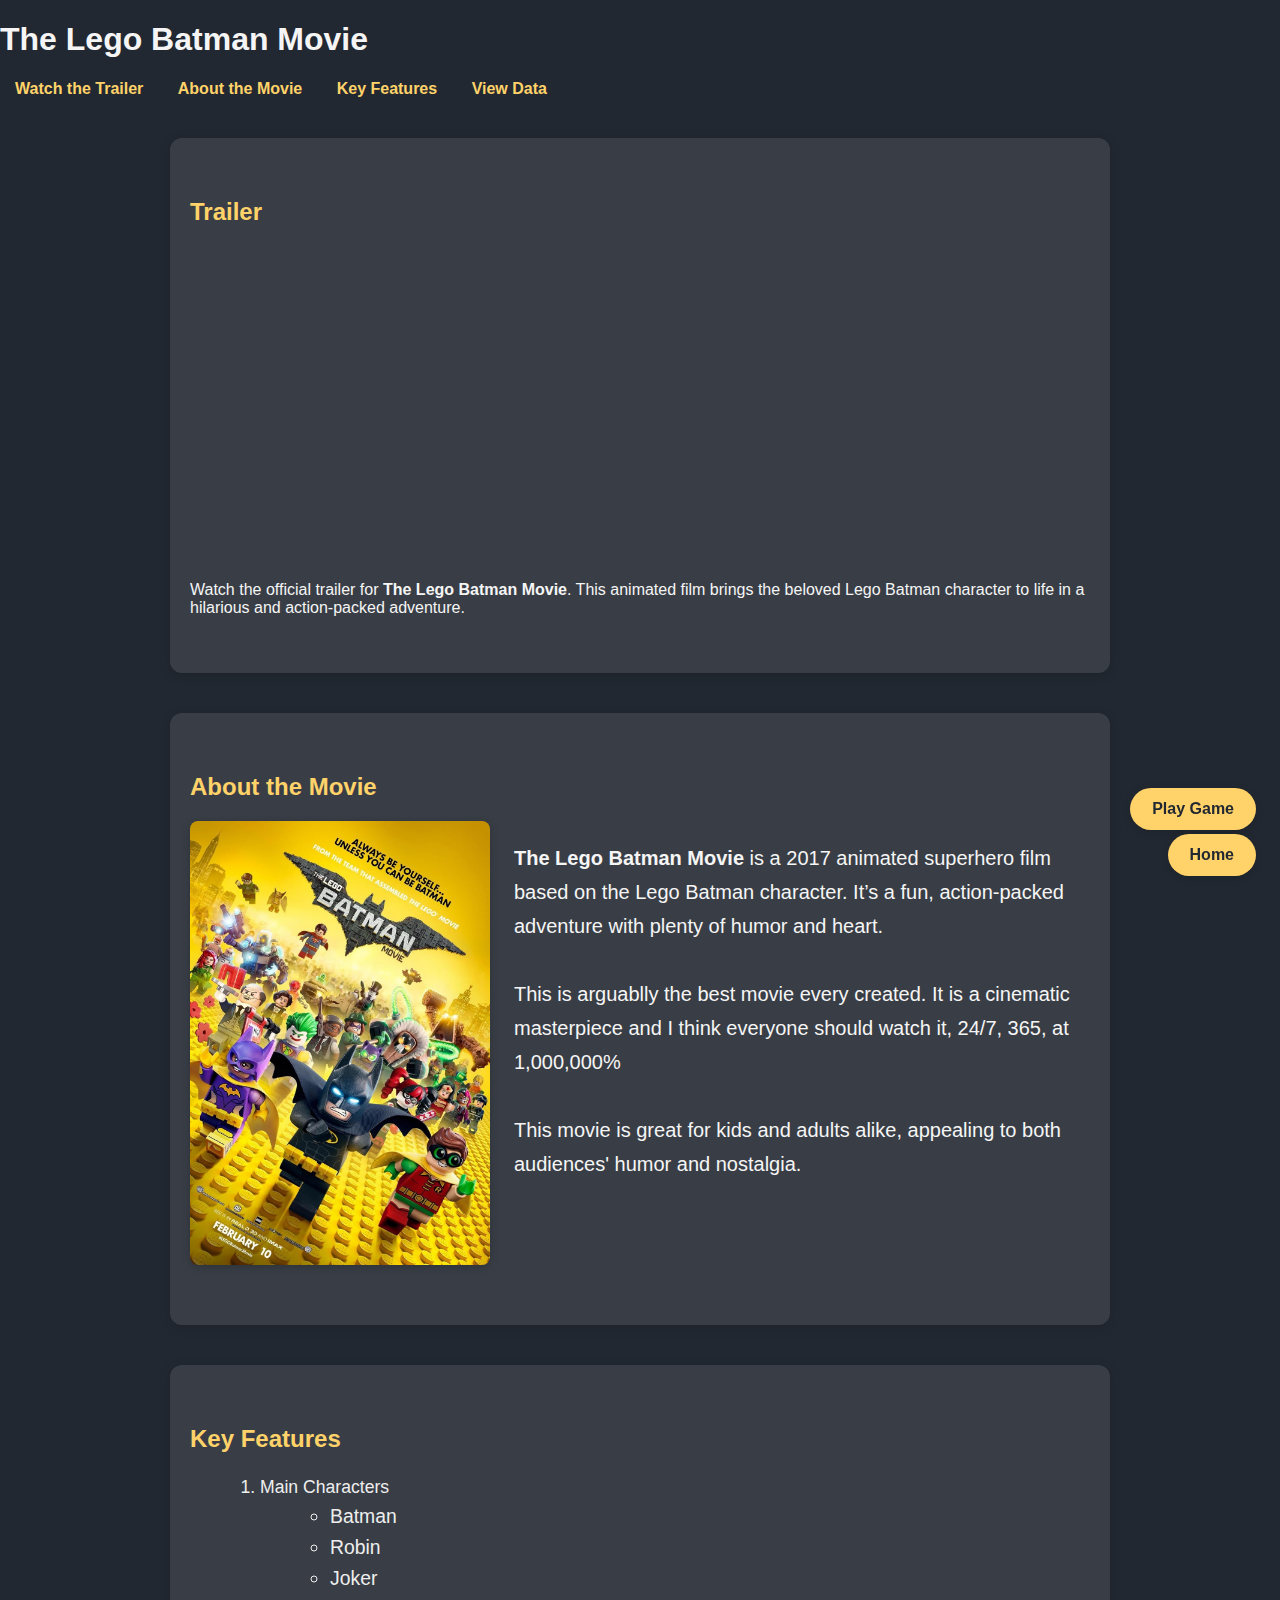
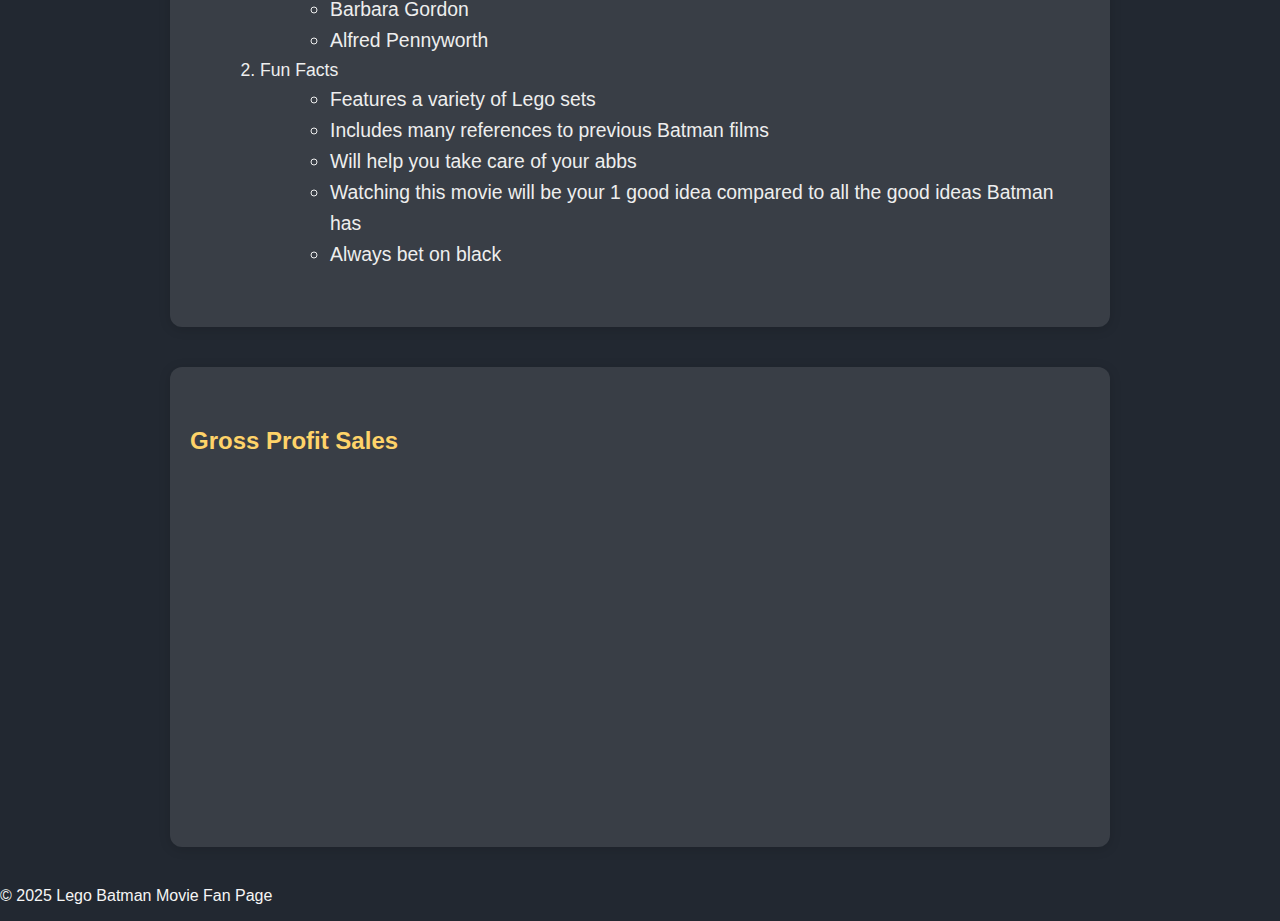
<file: scratch.html>
<!DOCTYPE html>
<html lang="en">

<head>
    <meta charset="UTF-8">
    <meta name="viewport" content="width=device-width, initial-scale=1.0">
    <title>The Lego Batman Movie</title>
    <link rel="stylesheet" href="bcss/batman.css">
</head>

<body>
    <header>
        <h1>The Lego Batman Movie</h1>
        <nav>
            <ul>
                <li><a href="#video">Watch the Trailer</a></li>
                <li><a href="#about">About the Movie</a></li>
                <li><a href="#features">Key Features</a></li>
                <li><a href="#tableau">View Data</a></li>
            </ul>
        </nav>
    </header>

    <main class="content">
        <section class="video-section" id="video">
            <h2>Trailer</h2>
            <iframe width="560" height="315" src="https://www.youtube.com/embed/zhIRbLHVD8o?si=6AM_eX0kqbJZEhpL" title="YouTube video player" frameborder="0" allow="accelerometer; autoplay; clipboard-write; encrypted-media; gyroscope; picture-in-picture; web-share"
                referrerpolicy="strict-origin-when-cross-origin" allowfullscreen></iframe>
            <p>
                Watch the official trailer for <strong>The Lego Batman Movie</strong>. This animated film brings the beloved Lego Batman character to life in a hilarious and action-packed adventure.
            </p>
        </section>

        <section class="image-section" id="about">
            <h2>About the Movie</h2>
            <div class="about-flex">
                <img src="LegoBatman.jpg" alt="The Lego Batman Movie Poster" class="movie-poster">
                <p>
                    <strong>The Lego Batman Movie</strong> is a 2017 animated superhero film based on the Lego Batman character. It’s a fun, action-packed adventure with plenty of humor and heart.
                    <br><br> This is arguablly the best movie every created. It is a cinematic masterpiece and I think everyone should watch it, 24/7, 365, at 1,000,000%
                    <br><br> This movie is great for kids and adults alike, appealing to both audiences' humor and nostalgia.
                </p>
            </div>
        </section>

        <section class="list-section" id="features">
            <h2>Key Features</h2>
            <ol>
                <li>Main Characters
                    <ul>
                        <li>Batman</li>
                        <li>Robin</li>
                        <li>Joker</li>
                        <li>Barbara Gordon</li>
                        <li>Alfred Pennyworth</li>
                    </ul>
                </li>
                <li>Fun Facts
                    <ul>
                        <li>Features a variety of Lego sets</li>
                        <li>Includes many references to previous Batman films</li>
                        <li>Will help you take care of your abbs</li>
                        <li>Watching this movie will be your 1 good idea compared to all the good ideas Batman has</li>
                        <li>Always bet on black</li>
                    </ul>
                </li>
            </ol>
        </section>

        <section class="tableau-section" id="tableau">
            <h2>Gross Profit Sales</h2>
            <div class='tableauPlaceholder' id='viz1749754222271' style='position: relative'>
                <noscript>
                    <a href='#'>
                        <img alt='Lego Batman Movie Gross Sales ' src='https://public.tableau.com/static/images/Le/LegoBatmanMovieGrossSales/GrossSales/1_rss.png' style='border: none' />
                    </a>
                </noscript>
                <object class='tableauViz' style='display:none;'>
                    <param name='host_url' value='https%3A%2F%2Fpublic.tableau.com%2F' />
                    <param name='embed_code_version' value='3' />
                    <param name='site_root' value='' />
                    <param name='name' value='LegoBatmanMovieGrossSales/GrossSales' />
                    <param name='tabs' value='no' />
                    <param name='toolbar' value='yes' />
                    <param name='static_image' value='https://public.tableau.com/static/images/Le/LegoBatmanMovieGrossSales/GrossSales/1.png' />
                    <param name='animate_transition' value='yes' />
                    <param name='display_static_image' value='yes' />
                    <param name='display_spinner' value='yes' />
                    <param name='display_overlay' value='yes' />
                    <param name='display_count' value='yes' />
                    <param name='language' value='en-US' />
                </object>
            </div>
            <script type='text/javascript'>
                var divElement = document.getElementById('viz1749754222271');
                var vizElement = divElement.getElementsByTagName('object')[0];
                vizElement.style.width = '1000px';
                vizElement.style.height = '827px';
                var scriptElement = document.createElement('script');
                scriptElement.src = 'https://public.tableau.com/javascripts/api/viz_v1.js';
                vizElement.parentNode.insertBefore(scriptElement, vizElement);
            </script>
        </section>
    </main>

    <footer>
        <p>&copy; 2025 Lego Batman Movie Fan Page</p>
    </footer>

    <!-- Bottom right anchor links -->
    <a href="game.html" class="corner-anchor" style="bottom: 70px;" title="Play the Number Guessing Game">Play Game</a>
    <a href="index.html" class="corner-anchor" title="Go to Home Page">Home</a>
</body>

</html>
</file>
<file: css/mystlyes.css>
.black-header {
    color: Black;
}
</file>
<file: bcss/batman.css>
body {
    background: #222831;
    color: #f5f5f5;
    font-family: 'Segoe UI', Arial, sans-serif;
    margin: 0;
    padding: 0;
}

.container {
    width: 80%;
    margin: 0 auto;
}

.header {
    background: #393e46;
    padding: 30px 0 10px 0;
    text-align: center;
}

.header h1 {
    margin: 0 0 10px 0;
    color: #ffd369;
}

nav ul {
    list-style: none;
    padding: 0;
    margin: 0;
}

nav ul li {
    display: inline-block;
    margin: 0 15px;
}

nav ul li a {
    color: #ffd369;
    text-decoration: none;
    font-weight: bold;
}


/* Section spacing and layout */

main.content section {
    min-height: 400px;
    margin: 40px auto;
    padding: 40px 20px;
    max-width: 900px;
    background: #393e46;
    border-radius: 12px;
    box-shadow: 0 2px 12px rgba(0, 0, 0, 0.15);
}

.image-section img {
    display: block;
    margin: 0 auto 20px auto;
    max-width: 250px;
    border-radius: 8px;
    box-shadow: 0 2px 8px rgba(0, 0, 0, 0.2);
}

.image-section .about-flex {
    display: flex;
    align-items: flex-start;
    gap: 24px;
}

.image-section .about-flex p {
    font-size: 1.25em;
    line-height: 1.7;
}

.image-section .movie-poster {
    max-width: 300px;
    /* Increased from 180px */
    height: auto;
    border-radius: 8px;
    box-shadow: 0 2px 8px rgba(0, 0, 0, 0.2);
}

.list-section ol,
.list-section ul {
    margin-left: 30px;
    color: #eeeeee;
    font-size: 1.1em;
    /* Reduced from 1.25em */
    line-height: 1.6;
}

.tableau-section {
    display: flex;
    flex-direction: column;
    /* align-items: center; */
    min-height: 850px;
    max-width: 1050px;
    margin: 40px auto;
    padding: 40px 10px;
    background: #393e46;
    border-radius: 12px;
    box-shadow: 0 2px 12px rgba(0, 0, 0, 0.15);
    /* overflow-x: auto; */
    overflow: scroll;
}

.tableau-section .tableauPlaceholder {
    display: flex;
    justify-content: center;
    width: 100%;
    max-width: 1000px;
}

.footer {
    text-align: center;
    padding: 30px 0 20px 0;
    background: #222831;
    color: #ffd369;
    font-size: 1.1em;
    margin-top: 60px;
}


/* Make section headers yellow */

.video-section h2,
.image-section h2,
.list-section h2,
.tableau-section h2 {
    color: #ffd369;
}

.corner-anchor {
    position: fixed;
    bottom: 24px;
    right: 24px;
    background: #ffd369;
    color: #222831;
    padding: 12px 22px;
    border-radius: 30px;
    font-weight: bold;
    text-decoration: none;
    box-shadow: 0 2px 8px rgba(0, 0, 0, 0.15);
    z-index: 9999;
    transition: background 0.2s, color 0.2s;
}

.corner-anchor:hover {
    background: #222831;
    color: #ffd369;
}
</file>
